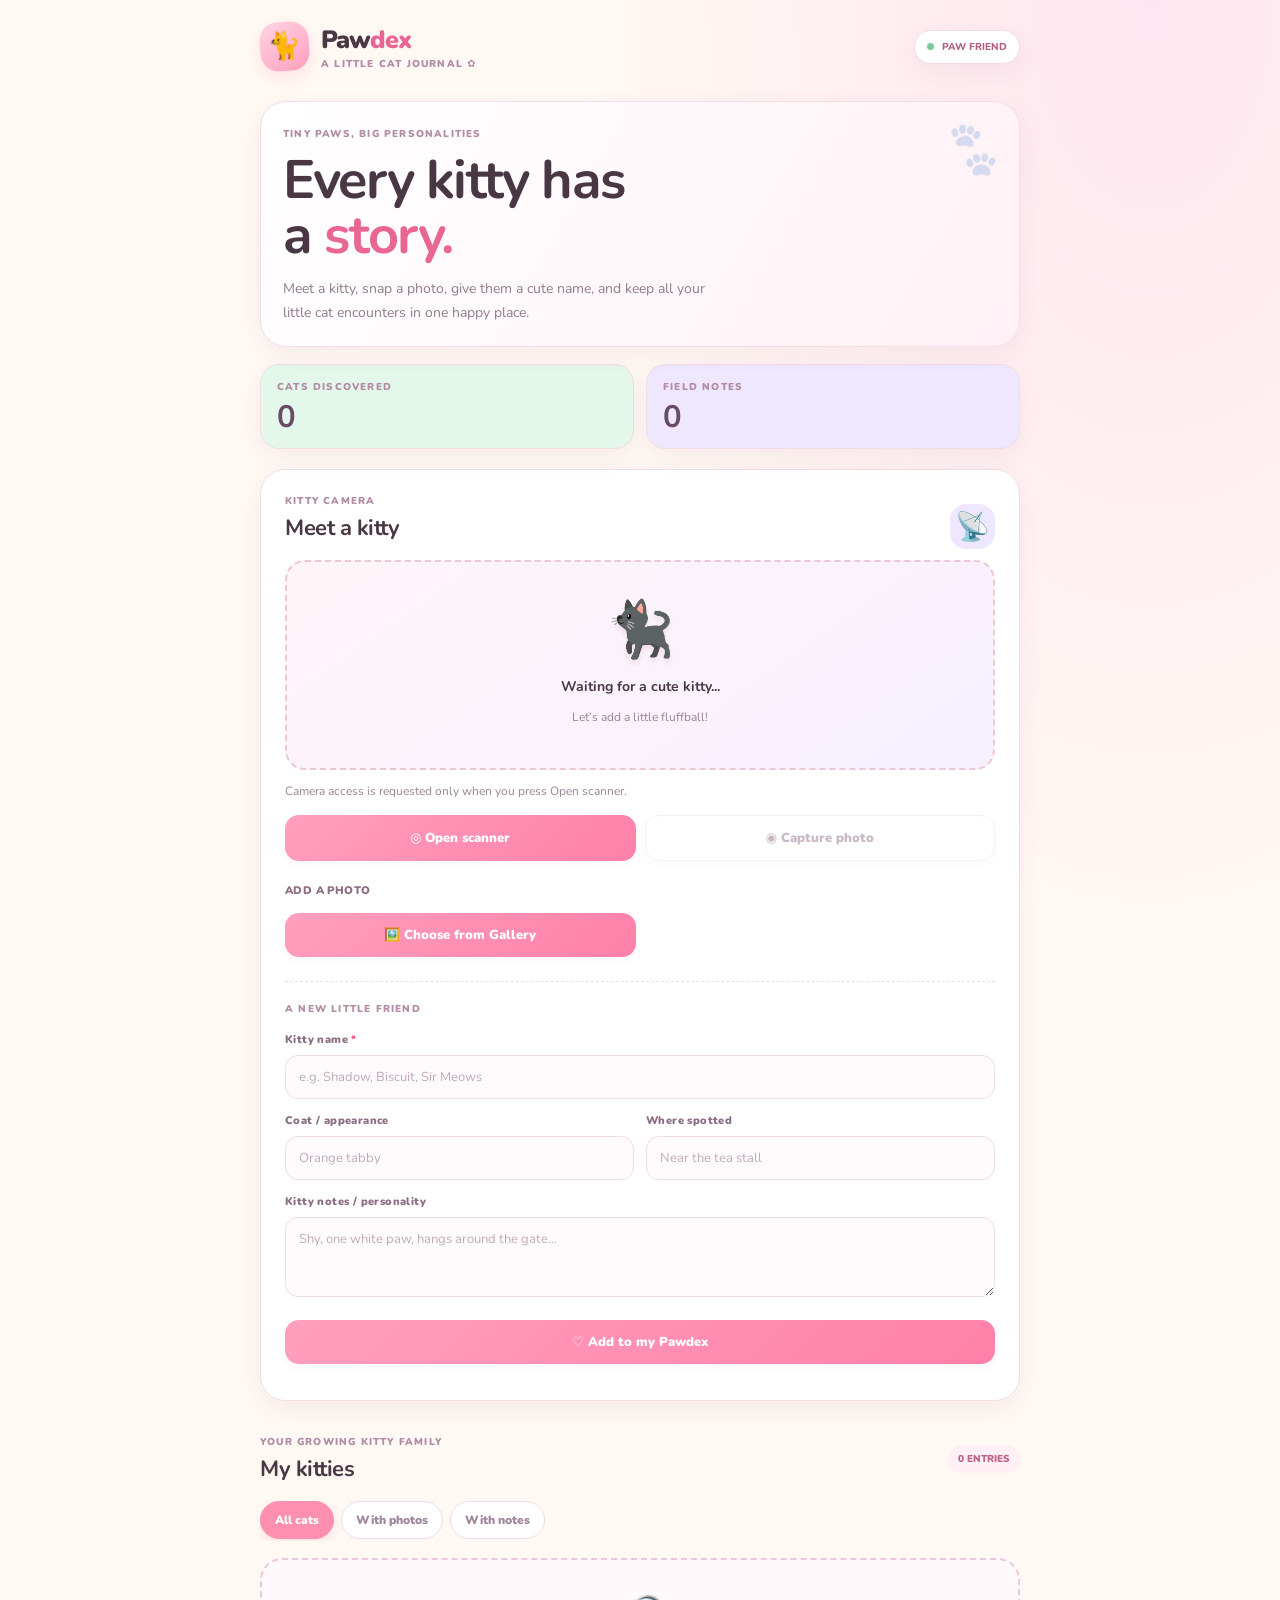
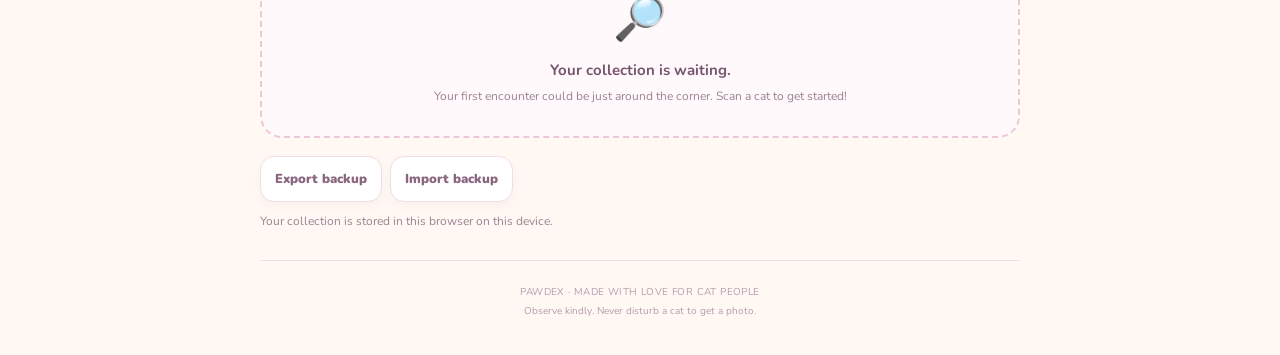
<file: index.html>
<!doctype html>
<html lang="en">
<head>
  <meta charset="utf-8">
  <meta name="viewport" content="width=device-width, initial-scale=1">
  <meta name="theme-color" content="#fff0f5">
  <meta name="description" content="Your personal street-cat Pokédex. Photograph cats, name them, and build your collection.">
  <title>Pawdex — Your Cute Cat Collection</title>
  <link rel="manifest" href="manifest.json">
  <link rel="stylesheet" href="style.css">
</head>
<body>
  <main class="app">
    <header class="topbar">
      <div class="brand-mark">🐈</div>
      <div><div class="brand">Paw<span>dex</span></div><div class="eyebrow">A LITTLE CAT JOURNAL ✿</div></div>
      <div class="hunter-badge"><i></i> PAW FRIEND</div>
    </header>

    <section class="hero">
      <div class="eyebrow">TINY PAWS, BIG PERSONALITIES</div>
      <h1>Every kitty has<br>a <span>story.</span></h1>
      <p>Meet a kitty, snap a photo, give them a cute name, and keep all your little cat encounters in one happy place.</p>
    </section>

    <section class="stats">
      <div class="stat"><div class="eyebrow">CATS DISCOVERED</div><strong id="total">0</strong></div>
      <div class="stat"><div class="eyebrow">FIELD NOTES</div><strong id="notesCount">0</strong></div>
    </section>

    <section class="panel scanner">
      <div class="section-heading">
        <div><div class="eyebrow">KITTY CAMERA</div><h2>Meet a kitty</h2></div>
        <span class="heading-icon">📡</span>
      </div>
      <div class="camera-stage" id="cameraStage">
        <video id="cameraVideo" autoplay playsinline muted hidden></video>
        <img id="photoPreview" alt="Cat photo preview" hidden>
        <div class="placeholder" id="placeholder"><div>🐈‍⬛</div><strong>Waiting for a cute kitty...</strong><p>Let’s add a little fluffball!</p></div>
        <div class="scan-frame" id="scanFrame" hidden><div></div></div>
      </div>
      <p class="camera-message" id="cameraMessage" aria-live="polite">Camera access is requested only when you press Open scanner.</p>
      <div class="button-row">
        <button class="button primary" id="cameraButton" type="button">◎ Open scanner</button>
        <button class="button secondary" id="captureButton" type="button" disabled>◉ Capture photo</button>
      </div>
      <label class="field-label">ADD A PHOTO</label>
      <div class="button-row photo-pick-row">
        <button class="button primary" id="galleryButton" type="button">🖼️ Choose from Gallery</button>
      </div>
      <input class="file-input hidden" id="photoInput" type="file" accept="image/*">

      <div class="form-divider"></div>
      <div class="eyebrow form-eyebrow">A NEW LITTLE FRIEND</div>
      <form id="catForm">
        <label class="field-label" for="catName">Kitty name <span>*</span></label>
        <input id="catName" maxlength="40" required placeholder="e.g. Shadow, Biscuit, Sir Meows">
        <div class="two-fields">
          <div><label class="field-label" for="catAppearance">Coat / appearance</label><input id="catAppearance" maxlength="60" placeholder="Orange tabby"></div>
          <div><label class="field-label" for="catLocation">Where spotted</label><input id="catLocation" maxlength="80" placeholder="Near the tea stall"></div>
        </div>
        <label class="field-label" for="catNotes">Kitty notes / personality</label>
        <textarea id="catNotes" rows="3" maxlength="500" placeholder="Shy, one white paw, hangs around the gate..."></textarea>
        <button class="button primary save-button" type="submit">♡ Add to my Pawdex</button>
        <p class="form-message" id="formMessage" aria-live="polite"></p>
      </form>
    </section>

    <section class="collection-section">
      <div class="collection-heading">
        <div><div class="eyebrow">YOUR GROWING KITTY FAMILY</div><h2>My kitties</h2></div>
        <span class="count-pill" id="entryCount">0 ENTRIES</span>
      </div>
      <div class="filters" role="group" aria-label="Filter cats">
        <button class="filter active" data-filter="all">All cats</button>
        <button class="filter" data-filter="photo">With photos</button>
        <button class="filter" data-filter="notes">With notes</button>
      </div>
      <div class="cat-grid" id="catGrid"></div>
      <div class="storage-tools">
        <button class="button secondary" id="exportButton" type="button">Export backup</button>
        <label class="button secondary import-label" for="importInput">Import backup</label>
        <input id="importInput" type="file" accept="application/json,.json" hidden>
      </div>
      <p class="storage-note" id="storageMessage">Your collection is stored in this browser on this device.</p>
    </section>
    <footer>PAWDEX · MADE WITH LOVE FOR CAT PEOPLE<br><span>Observe kindly. Never disturb a cat to get a photo.</span></footer>
  </main>

  <dialog id="catDialog" class="cat-dialog">
    <div id="dialogPhoto"></div>
    <div class="dialog-content">
      <div class="eyebrow">A LITTLE KITTY PROFILE</div>
      <h2 id="dialogName"></h2>
      <div id="dialogInfo" class="dialog-info"></div>
      <div class="dialog-actions">
        <button class="button primary" id="renameButton" type="button">Rename cat</button>
        <button class="button secondary" id="closeDialog" type="button">Close</button>
      </div>
      <button class="button danger-button" id="deleteButton" type="button">Remove entry</button>
    </div>
  </dialog>
  <script src="app.js"></script>
</body>
</html>
</file>
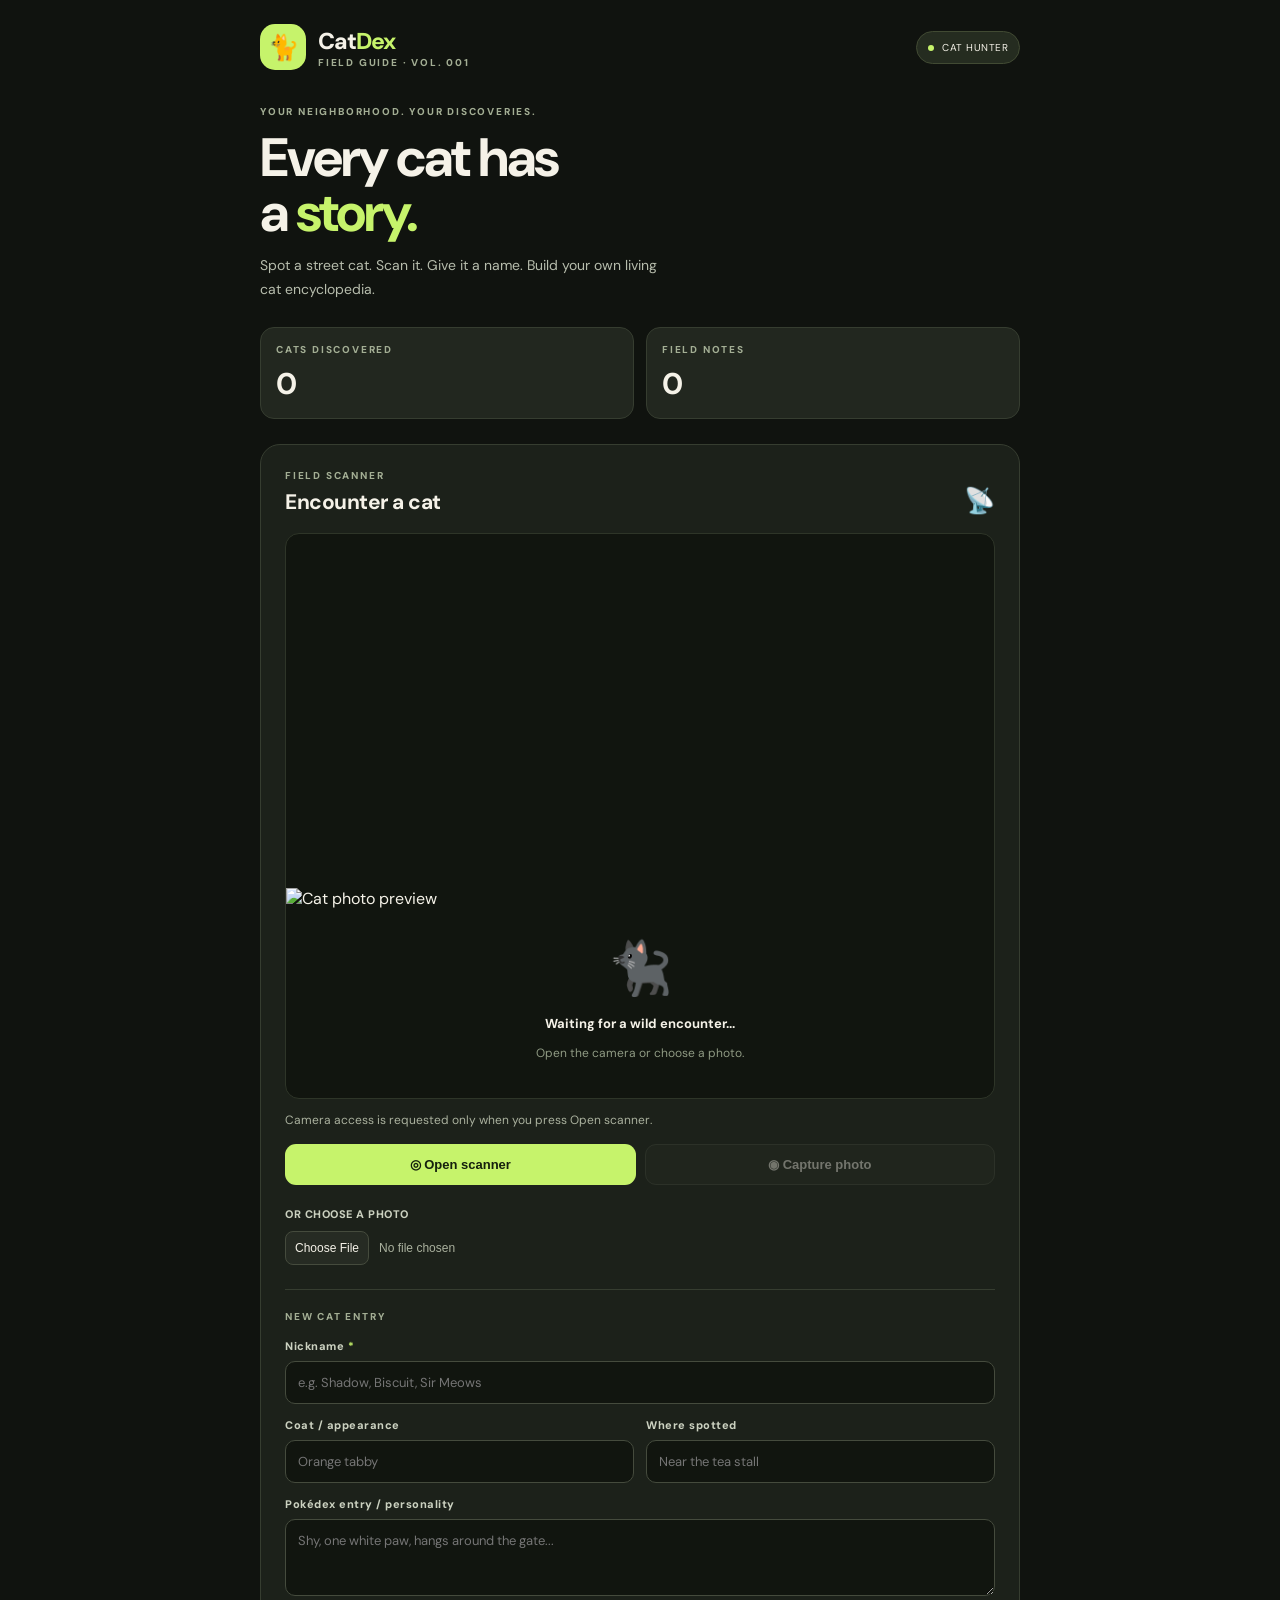
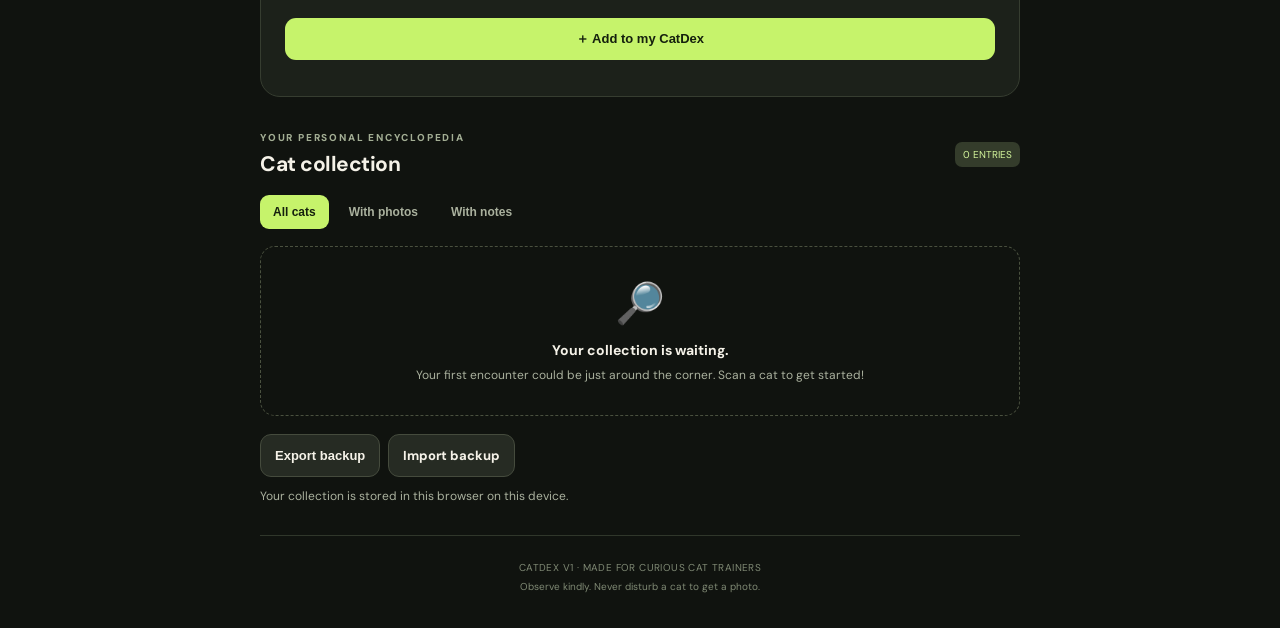
<file: CatDex_V1/index.html>
<!doctype html>
<html lang="en">
<head>
  <meta charset="utf-8">
  <meta name="viewport" content="width=device-width, initial-scale=1">
  <meta name="theme-color" content="#10130f">
  <meta name="description" content="Your personal street-cat Pokédex. Photograph cats, name them, and build your collection.">
  <title>CatDex — Street Cat Collector</title>
  <link rel="manifest" href="manifest.json">
  <link rel="stylesheet" href="style.css">
</head>
<body>
  <main class="app">
    <header class="topbar">
      <div class="brand-mark">🐈</div>
      <div><div class="brand">Cat<span>Dex</span></div><div class="eyebrow">FIELD GUIDE · VOL. 001</div></div>
      <div class="hunter-badge"><i></i> CAT HUNTER</div>
    </header>

    <section class="hero">
      <div class="eyebrow">YOUR NEIGHBORHOOD. YOUR DISCOVERIES.</div>
      <h1>Every cat has<br>a <span>story.</span></h1>
      <p>Spot a street cat. Scan it. Give it a name. Build your own living cat encyclopedia.</p>
    </section>

    <section class="stats">
      <div class="stat"><div class="eyebrow">CATS DISCOVERED</div><strong id="total">0</strong></div>
      <div class="stat"><div class="eyebrow">FIELD NOTES</div><strong id="notesCount">0</strong></div>
    </section>

    <section class="panel scanner">
      <div class="section-heading">
        <div><div class="eyebrow">FIELD SCANNER</div><h2>Encounter a cat</h2></div>
        <span class="heading-icon">📡</span>
      </div>
      <div class="camera-stage" id="cameraStage">
        <video id="cameraVideo" autoplay playsinline muted hidden></video>
        <img id="photoPreview" alt="Cat photo preview" hidden>
        <div class="placeholder" id="placeholder"><div>🐈‍⬛</div><strong>Waiting for a wild encounter...</strong><p>Open the camera or choose a photo.</p></div>
        <div class="scan-frame" id="scanFrame" hidden><div></div></div>
      </div>
      <p class="camera-message" id="cameraMessage" aria-live="polite">Camera access is requested only when you press Open scanner.</p>
      <div class="button-row">
        <button class="button primary" id="cameraButton" type="button">◎ Open scanner</button>
        <button class="button secondary" id="captureButton" type="button" disabled>◉ Capture photo</button>
      </div>
      <label class="field-label" for="photoInput">OR CHOOSE A PHOTO</label>
      <input class="file-input" id="photoInput" type="file" accept="image/*" capture="environment">

      <div class="form-divider"></div>
      <div class="eyebrow form-eyebrow">NEW CAT ENTRY</div>
      <form id="catForm">
        <label class="field-label" for="catName">Nickname <span>*</span></label>
        <input id="catName" maxlength="40" required placeholder="e.g. Shadow, Biscuit, Sir Meows">
        <div class="two-fields">
          <div><label class="field-label" for="catAppearance">Coat / appearance</label><input id="catAppearance" maxlength="60" placeholder="Orange tabby"></div>
          <div><label class="field-label" for="catLocation">Where spotted</label><input id="catLocation" maxlength="80" placeholder="Near the tea stall"></div>
        </div>
        <label class="field-label" for="catNotes">Pokédex entry / personality</label>
        <textarea id="catNotes" rows="3" maxlength="500" placeholder="Shy, one white paw, hangs around the gate..."></textarea>
        <button class="button primary save-button" type="submit">＋ Add to my CatDex</button>
        <p class="form-message" id="formMessage" aria-live="polite"></p>
      </form>
    </section>

    <section class="collection-section">
      <div class="collection-heading">
        <div><div class="eyebrow">YOUR PERSONAL ENCYCLOPEDIA</div><h2>Cat collection</h2></div>
        <span class="count-pill" id="entryCount">0 ENTRIES</span>
      </div>
      <div class="filters" role="group" aria-label="Filter cats">
        <button class="filter active" data-filter="all">All cats</button>
        <button class="filter" data-filter="photo">With photos</button>
        <button class="filter" data-filter="notes">With notes</button>
      </div>
      <div class="cat-grid" id="catGrid"></div>
      <div class="storage-tools">
        <button class="button secondary" id="exportButton" type="button">Export backup</button>
        <label class="button secondary import-label" for="importInput">Import backup</label>
        <input id="importInput" type="file" accept="application/json,.json" hidden>
      </div>
      <p class="storage-note" id="storageMessage">Your collection is stored in this browser on this device.</p>
    </section>
    <footer>CATDEX V1 · MADE FOR CURIOUS CAT TRAINERS<br><span>Observe kindly. Never disturb a cat to get a photo.</span></footer>
  </main>

  <dialog id="catDialog" class="cat-dialog">
    <div id="dialogPhoto"></div>
    <div class="dialog-content">
      <div class="eyebrow">CATDEX FIELD RECORD</div>
      <h2 id="dialogName"></h2>
      <div id="dialogInfo" class="dialog-info"></div>
      <div class="dialog-actions">
        <button class="button primary" id="renameButton" type="button">Rename cat</button>
        <button class="button secondary" id="closeDialog" type="button">Close</button>
      </div>
      <button class="button danger-button" id="deleteButton" type="button">Remove entry</button>
    </div>
  </dialog>
  <script src="app.js"></script>
</body>
</html>
</file>
<file: style.css>
@import url('https://fonts.googleapis.com/css2?family=Nunito:wght@400;500;600;700;800;900&display=swap');
:root{color-scheme:light;--bg:#fff8f3;--panel:#ffffff;--panel2:#fff0f4;--border:#f2dce5;--text:#493744;--muted:#9b8294;--pink:#ff8fb1;--pink-dark:#e96694;--lilac:#eee7ff;--mint:#e4f7eb;--ink:#fff;--shadow:0 8px 24px #6f3b5810}
*{box-sizing:border-box}html{scroll-behavior:smooth}body{margin:0;background:radial-gradient(ellipse at 90% 0%,#ffe5ef 0,transparent 34%),var(--bg);color:var(--text);font-family:'Nunito',system-ui,-apple-system,sans-serif}.app{width:min(100% - 30px,760px);margin:0 auto;padding:22px 0 34px}.topbar{display:flex;align-items:center;gap:12px;margin-bottom:30px}.brand-mark{width:49px;height:49px;border-radius:18px;background:linear-gradient(145deg,#ffd4e3,#ff9fbe);display:grid;place-items:center;font-size:27px;box-shadow:0 6px 15px #ff8fb133;transform:rotate(-4deg)}.brand{font-size:25px;font-weight:900;letter-spacing:-1px}.brand span,.hero h1 span{color:var(--pink-dark)}.eyebrow{font-size:10px;letter-spacing:1.2px;font-weight:900;color:#b18ca3}.hunter-badge{margin-left:auto;font-size:10px;font-weight:800;background:#fff;border:1px solid var(--border);padding:9px 12px;border-radius:30px;white-space:nowrap;color:#b25c82;box-shadow:var(--shadow)}.hunter-badge i{display:inline-block;width:7px;height:7px;border-radius:50%;background:#79c99b;margin-right:5px}.hero{position:relative;background:linear-gradient(120deg,#fff 0%,#fff1f6 100%);border:1px solid #f5dce6;border-radius:26px;padding:25px 22px 21px;margin-bottom:17px;box-shadow:var(--shadow);overflow:hidden}.hero:after{content:'🐾';position:absolute;right:17px;top:15px;font-size:47px;opacity:.18;transform:rotate(18deg)}.hero h1{font-size:clamp(36px,8vw,54px);line-height:1.02;letter-spacing:-1.8px;margin:12px 0}.hero p{color:#927b8d;line-height:1.7;font-size:14px;max-width:430px;margin-bottom:0}.stats{display:grid;grid-template-columns:1fr 1fr;gap:12px;margin-bottom:20px}.stat{background:var(--panel);border:1px solid var(--border);border-radius:19px;padding:15px 16px;box-shadow:var(--shadow)}.stat:first-child{background:var(--mint)}.stat:nth-child(2){background:var(--lilac)}.stat strong{display:block;font-size:31px;line-height:1;margin-top:8px;color:#684c65}.panel{background:var(--panel);border:1px solid var(--border);border-radius:25px;padding:clamp(16px,4vw,24px);box-shadow:var(--shadow)}.section-heading,.collection-heading{display:flex;justify-content:space-between;align-items:center;gap:12px}.section-heading h2,.collection-heading h2{font-size:22px;letter-spacing:-.5px;margin:5px 0 17px}.heading-icon{font-size:28px;background:var(--lilac);width:45px;height:45px;display:grid;place-items:center;border-radius:16px}.camera-stage{min-height:210px;background:linear-gradient(145deg,#fff5f8,#f6f0ff);border:2px dashed #edc6d8;border-radius:20px;overflow:hidden;position:relative;display:grid;place-items:center}.camera-stage video,.camera-stage img{display:block;width:100%;max-height:420px;object-fit:contain}.placeholder{text-align:center;padding:25px}.placeholder div{font-size:55px;margin-bottom:8px;filter:drop-shadow(0 4px 2px #d8a6be44)}.placeholder strong{font-size:14px}.placeholder p{font-size:12px;color:var(--muted)}.scan-frame{position:absolute;inset:16px;border:2px solid var(--pink);border-radius:16px;pointer-events:none}.scan-frame div{position:absolute;top:50%;left:0;right:0;height:2px;background:var(--pink);box-shadow:0 0 12px var(--pink)}.camera-message,.storage-note,.form-message{font-size:12px;color:var(--muted);line-height:1.5}.button-row{display:grid;grid-template-columns:1fr 1fr;gap:9px;margin:15px 0 22px}.button{border:0;border-radius:14px;padding:13px 14px;font-family:inherit;font-weight:900;font-size:13px;cursor:pointer;transition:transform .12s,filter .12s;box-shadow:0 4px 10px #6f3b580b}.button:hover{filter:brightness(.99)}.button:active{transform:scale(.98)}.button:disabled{opacity:.45;cursor:not-allowed}.primary{background:linear-gradient(135deg,#ff9fbe,#ff80a8);color:#fff}.secondary{background:#fff;border:1px solid var(--border);color:#8b6680}.field-label{display:block;font-size:11px;letter-spacing:.4px;font-weight:900;margin:14px 0 8px;color:#8e6e84}.field-label span{color:var(--pink-dark)}input:not([type=file]),textarea{width:100%;background:#fffbfd;color:var(--text);border:1px solid #efdce5;border-radius:13px;padding:12px 13px;font:inherit;font-size:13px;outline:none;transition:border-color .15s,box-shadow .15s}input:focus,textarea:focus{border-color:var(--pink);box-shadow:0 0 0 3px #ff8fb120}input::placeholder,textarea::placeholder{color:#c1a9b9}textarea{resize:vertical}.file-input{display:block;width:100%;max-width:100%;min-height:44px;font-size:14px;color:var(--muted);margin-top:2px;touch-action:manipulation;position:relative;z-index:1}.file-input::file-selector-button{background:#fff0f5;border:1px solid #f2d3e0;border-radius:10px;color:#a75f83;padding:9px 12px;margin-right:10px;cursor:pointer;font-family:inherit;font-weight:800}.form-divider{border-top:1px dashed var(--border);margin:24px 0 20px}.form-eyebrow{margin-bottom:16px}.two-fields{display:grid;grid-template-columns:1fr 1fr;gap:12px}.save-button{width:100%;margin-top:17px}.form-message{color:#cf5f8c;min-height:0;margin-bottom:0}.collection-section{margin-top:34px}.collection-heading h2{margin-bottom:0}.count-pill,.tag{font-size:10px;font-weight:900;padding:7px 10px;background:#fff0f5;color:#bd648b;border-radius:20px;white-space:nowrap}.filters{display:flex;gap:7px;margin:17px 0;overflow-x:auto;padding-bottom:2px}.filter{background:#fff;border:1px solid var(--border);border-radius:30px;padding:10px 14px;color:#a1879c;font-family:inherit;font-weight:900;font-size:12px;cursor:pointer;white-space:nowrap}.filter.active{background:var(--pink);border-color:var(--pink);color:#fff;box-shadow:0 4px 12px #ff8fb133}.cat-grid{display:grid;grid-template-columns:repeat(2,minmax(0,1fr));gap:13px}.cat-card{padding:0;text-align:left;overflow:hidden;border:1px solid var(--border);border-radius:20px;background:#fff;color:var(--text);min-width:0;cursor:pointer;box-shadow:var(--shadow);transition:transform .15s,box-shadow .15s}.cat-card:hover{transform:translateY(-2px);box-shadow:0 12px 26px #6f3b5818}.cat-card img{width:100%;height:160px;object-fit:cover;display:block;background:#fff0f5}.cat-placeholder{height:160px;display:grid;place-items:center;font-size:55px;background:linear-gradient(145deg,#fff0f5,#f1eaff)}.cat-card-body{padding:12px 13px 14px}.cat-card h3{font-size:15px;font-weight:900;margin:0;overflow:hidden;text-overflow:ellipsis;white-space:nowrap}.cat-card .tag{display:inline-block;margin-top:9px;max-width:100%;overflow:hidden;text-overflow:ellipsis}.cat-location{font-size:11px;color:var(--muted);margin-top:9px;overflow:hidden;text-overflow:ellipsis;white-space:nowrap}.empty{grid-column:1/-1;border:2px dashed #edc6d8;border-radius:22px;padding:30px 16px;text-align:center;color:var(--muted);background:#fff9fc}.empty .emoji{font-size:43px;margin-bottom:12px}.empty strong{display:block;color:#77556d;font-size:15px;margin-bottom:7px}.empty p{font-size:12px;line-height:1.6;margin:0}.storage-tools{display:flex;gap:8px;margin-top:18px;flex-wrap:wrap}.import-label{display:inline-block}.storage-note{margin-top:10px}footer{text-align:center;border-top:1px solid var(--border);padding-top:22px;margin-top:30px;color:#b59bad;font-size:10px;line-height:1.9;letter-spacing:.4px}footer span{letter-spacing:0}.cat-dialog{padding:0;border:1px solid var(--border);border-radius:24px;background:#fff;color:var(--text);width:min(92vw,440px);max-height:90vh;overflow:auto;box-shadow:0 25px 80px #4e294b33}.cat-dialog::backdrop{background:#4a2e4680;backdrop-filter:blur(3px)}.dialog-photo{width:100%;max-height:330px;object-fit:cover;display:block}.dialog-photo-placeholder{height:145px;display:grid;place-items:center;font-size:58px;background:linear-gradient(145deg,#fff0f5,#f1eaff)}.dialog-content{padding:20px}.dialog-content h2{font-size:27px;margin:8px 0 14px}.dialog-info{font-size:13px;line-height:1.8;color:#8e7588;white-space:pre-line;overflow-wrap:anywhere}.dialog-actions{display:grid;grid-template-columns:1fr 1fr;gap:8px;margin-top:20px}.danger-button{width:100%;margin-top:10px;background:#fff5f4;border:1px solid #f5cfcb;color:#c36b68}.hidden{display:none!important}
@media(min-width:560px){.cat-grid{grid-template-columns:repeat(3,minmax(0,1fr))}.cat-card img,.cat-placeholder{height:175px}}@media(max-width:390px){.app{width:calc(100% - 22px)}.hunter-badge{font-size:9px;padding:8px}.two-fields{grid-template-columns:1fr}.cat-card img,.cat-placeholder{height:135px}.hero{padding:22px 18px}.hero:after{right:8px;font-size:36px}}

/* Respect the HTML hidden attribute even when component styles set display. */
[hidden] { display: none !important; }
</file>
<file: CatDex_V1/style.css>
@import url('https://fonts.googleapis.com/css2?family=DM+Sans:wght@400;500;600;700;800&display=swap');
:root{color-scheme:dark;--bg:#10130f;--panel:#1c211a;--panel2:#22271f;--border:#363d30;--text:#f5f2e8;--muted:#aab19e;--lime:#c6f36b;--ink:#15200d}
*{box-sizing:border-box}body{margin:0;background:var(--bg);color:var(--text);font-family:"DM Sans",system-ui,-apple-system,sans-serif}.app{width:min(100% - 32px,760px);margin:0 auto;padding:24px 0 32px}.topbar{display:flex;align-items:center;gap:12px;margin-bottom:35px}.brand-mark{width:46px;height:46px;border-radius:15px;background:var(--lime);display:grid;place-items:center;font-size:25px}.brand{font-size:23px;font-weight:800;letter-spacing:-1px}.brand span,.hero h1 span{color:var(--lime)}.eyebrow{font-size:10px;letter-spacing:1.8px;font-weight:800;color:#a3ae94}.hunter-badge{margin-left:auto;font-size:10px;letter-spacing:.5px;background:#252c20;border:1px solid #414a33;padding:9px 11px;border-radius:30px;white-space:nowrap}.hunter-badge i{display:inline-block;width:6px;height:6px;border-radius:50%;background:var(--lime);margin-right:5px}.hero{margin-bottom:25px}.hero h1{font-size:clamp(36px,8vw,54px);line-height:1.02;letter-spacing:-2px;margin:12px 0}.hero p{color:#b7bdad;line-height:1.7;font-size:14px;max-width:420px}.stats{display:grid;grid-template-columns:1fr 1fr;gap:12px;margin-bottom:25px}.stat{background:var(--panel2);border:1px solid var(--border);border-radius:14px;padding:15px}.stat strong{display:block;font-size:30px;margin-top:8px}.panel{background:var(--panel);border:1px solid var(--border);border-radius:20px;padding:clamp(16px,4vw,24px)}.section-heading,.collection-heading{display:flex;justify-content:space-between;align-items:center;gap:12px}.section-heading h2,.collection-heading h2{font-size:21px;letter-spacing:-.5px;margin:6px 0 17px}.heading-icon{font-size:25px}.camera-stage{min-height:210px;background:#11150f;border:1px solid #2e3528;border-radius:14px;overflow:hidden;position:relative;display:grid;place-items:center}.camera-stage video,.camera-stage img{display:block;width:100%;max-height:420px;object-fit:contain}.placeholder{text-align:center;padding:25px}.placeholder div{font-size:52px;margin-bottom:10px}.placeholder strong{font-size:13px}.placeholder p{font-size:12px;color:#8f9a83}.scan-frame{position:absolute;inset:16px;border:2px solid var(--lime);border-radius:12px;pointer-events:none}.scan-frame div{position:absolute;top:50%;left:0;right:0;height:1px;background:var(--lime);box-shadow:0 0 12px var(--lime)}.camera-message,.storage-note,.form-message{font-size:12px;color:var(--muted);line-height:1.5}.button-row{display:grid;grid-template-columns:1fr 1fr;gap:9px;margin:15px 0 22px}.button{border:0;border-radius:11px;padding:12px 14px;font-weight:800;font-size:13px;cursor:pointer;transition:transform .12s,opacity .12s}.button:active{transform:scale(.98)}.button:disabled{opacity:.4;cursor:not-allowed}.primary{background:var(--lime);color:var(--ink)}.secondary{background:#262b23;border:1px solid #454b3d;color:var(--text)}.field-label{display:block;font-size:11px;letter-spacing:.5px;font-weight:800;margin:14px 0 8px;color:#cbd1c0}.field-label span{color:var(--lime)}input:not([type=file]),textarea{width:100%;background:#11150f;color:var(--text);border:1px solid #454b3d;border-radius:10px;padding:12px;font:inherit;font-size:13px;outline:none}input:focus,textarea:focus{border-color:var(--lime)}textarea{resize:vertical}.file-input{width:100%;font-size:12px;color:var(--muted);margin-top:2px}.file-input::file-selector-button{background:#262b23;border:1px solid #454b3d;border-radius:8px;color:var(--text);padding:9px;margin-right:10px;cursor:pointer}.form-divider{border-top:1px solid var(--border);margin:24px 0 20px}.form-eyebrow{margin-bottom:16px}.two-fields{display:grid;grid-template-columns:1fr 1fr;gap:12px}.save-button{width:100%;margin-top:17px}.form-message{color:var(--lime);min-height:0;margin-bottom:0}.collection-section{margin-top:34px}.collection-heading h2{margin-bottom:0}.count-pill,.tag{font-size:10px;padding:6px 8px;background:#343c2b;color:#d4f69c;border-radius:7px;white-space:nowrap}.filters{display:flex;gap:7px;margin:17px 0}.filter{background:transparent;border:0;border-radius:9px;padding:10px 13px;color:var(--muted);font-weight:700;font-size:12px;cursor:pointer}.filter.active{background:var(--lime);color:var(--ink)}.cat-grid{display:grid;grid-template-columns:repeat(2,minmax(0,1fr));gap:12px}.cat-card{padding:0;text-align:left;overflow:hidden;border:1px solid var(--border);border-radius:15px;background:#20251d;color:var(--text);min-width:0;cursor:pointer}.cat-card img{width:100%;height:160px;object-fit:cover;display:block;background:#30372b}.cat-placeholder{height:160px;display:grid;place-items:center;font-size:55px;background:#252c20}.cat-card-body{padding:12px}.cat-card h3{font-size:14px;margin:0;overflow:hidden;text-overflow:ellipsis;white-space:nowrap}.cat-card .tag{display:inline-block;margin-top:9px;max-width:100%;overflow:hidden;text-overflow:ellipsis}.cat-location{font-size:11px;color:var(--muted);margin-top:9px;overflow:hidden;text-overflow:ellipsis;white-space:nowrap}.empty{grid-column:1/-1;border:1px dashed #4a513f;border-radius:15px;padding:30px 16px;text-align:center;color:var(--muted)}.empty .emoji{font-size:40px;margin-bottom:12px}.empty strong{display:block;color:var(--text);font-size:14px;margin-bottom:7px}.empty p{font-size:12px;line-height:1.6;margin:0}.storage-tools{display:flex;gap:8px;margin-top:18px;flex-wrap:wrap}.import-label{display:inline-block}.storage-note{margin-top:10px}footer{text-align:center;border-top:1px solid #30372b;padding-top:22px;margin-top:30px;color:#7f8974;font-size:10px;line-height:1.9;letter-spacing:.4px}footer span{letter-spacing:0}.cat-dialog{padding:0;border:1px solid var(--border);border-radius:18px;background:var(--panel);color:var(--text);width:min(92vw,440px);max-height:90vh;overflow:auto}.cat-dialog::backdrop{background:#080a08e8}.dialog-photo{width:100%;max-height:330px;object-fit:cover;display:block}.dialog-photo-placeholder{height:145px;display:grid;place-items:center;font-size:58px}.dialog-content{padding:20px}.dialog-content h2{font-size:26px;margin:8px 0 14px}.dialog-info{font-size:13px;line-height:1.8;color:#c4cbb9;white-space:pre-line;overflow-wrap:anywhere}.dialog-actions{display:grid;grid-template-columns:1fr 1fr;gap:8px;margin-top:20px}.danger-button{width:100%;margin-top:10px;background:transparent;border:1px solid #75473e;color:#ff9b8c}.hidden{display:none!important}
@media(min-width:560px){.cat-grid{grid-template-columns:repeat(3,minmax(0,1fr))}.cat-card img,.cat-placeholder{height:175px}}@media(max-width:390px){.app{width:calc(100% - 22px)}.hunter-badge{font-size:9px;padding:8px}.two-fields{grid-template-columns:1fr}.cat-card img,.cat-placeholder{height:135px}}
</file>
